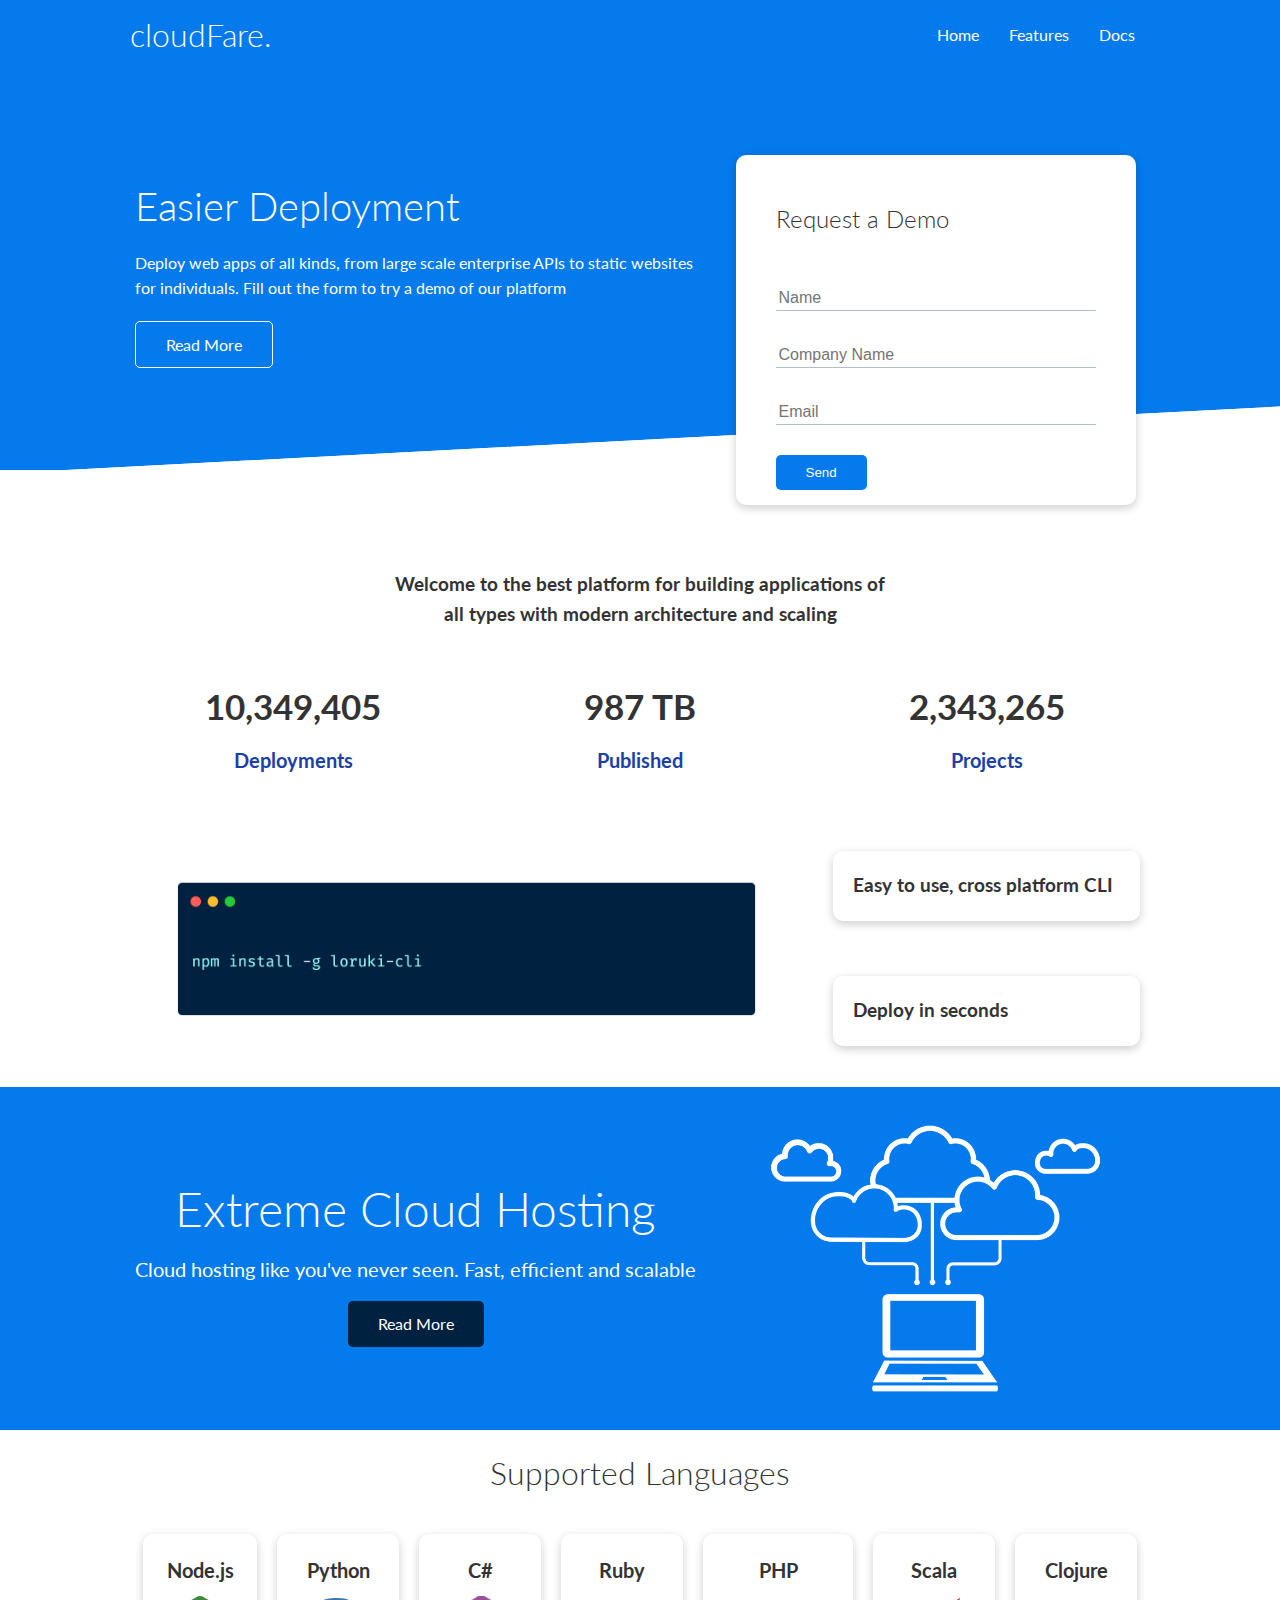
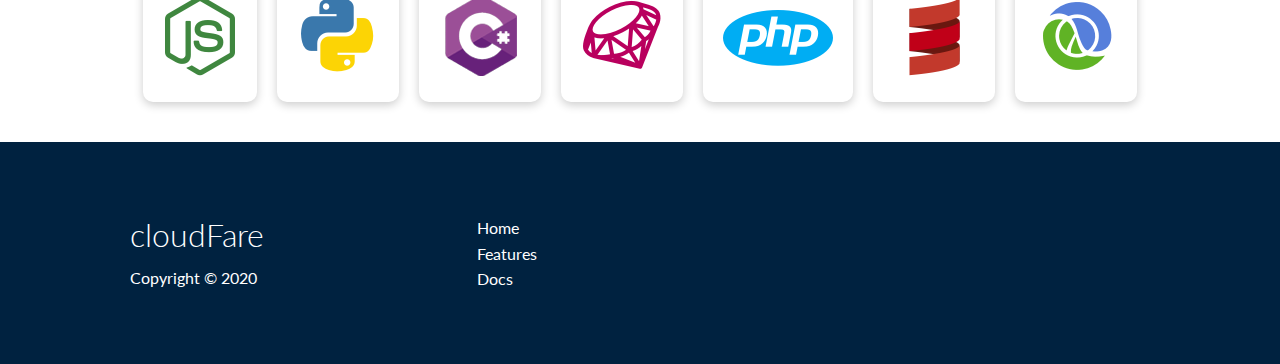
<file: index.html>
<!DOCTYPE html>
<html lang="en">
<head>
    <meta charset="UTF-8">
    <meta name="viewport" content="width=device-width, initial-scale=1.0">
    <link rel="stylesheet" href="https://cdnjs.cloudflare.com/ajax/libs/font-awesome/5.15.1/css/all.min.css" integrity="sha512-+4zCK9k+qNFUR5X+cKL9EIR+ZOhtIloNl9GIKS57V1MyNsYpYcUrUeQc9vNfzsWfV28IaLL3i96P9sdNyeRssA==" crossorigin="anonymous" />
    <link rel="stylesheet" href="css/utilities.css">
    <link rel="stylesheet" href="css/style.css">
    <title>cloudFare | Cloud Hosting For Everyone</title>
</head>
<body>
    <!-- Navbar -->
    <div class="navbar">
        <div class="container flex">
            <h1 class="logo">cloudFare.</h1>
            <nav>
                <ul>
                    <li><a href="index.html">Home</a></li>
                    <li><a href="features.html">Features</a></li>
                    <li><a href="docs.html">Docs</a></li>
                </ul>
            </nav>
        </div>
    </div>
    
    <!-- Showcase -->
    <section class="showcase">
        <div class="container grid">
            <div class="showcase-text">
                <h1>Easier Deployment</h1>
                <p>Deploy web apps of all kinds, from large scale enterprise APIs to static websites for individuals. Fill out the form to try a demo of our platform</p>
                <a href="features.html" class="btn btn-outline">Read More</a>
            </div>

            <div class="showcase-form card">
                <h2>Request a Demo</h2>
                 
                 <form name="contact" method="POST" netlify-honeypot="bot-field" data-netlify="true">
                    <input type="hidden" name="form-name" value="contact">
                    <p class="hidden">
                        <label>Don’t fill this out if you’re human: <input name="bot-field" /></label>
                      </p>
                    <div class="form-control">
                        <input type="text" name="name" placeholder="Name" required>
                    </div>
                    <div class="form-control">
                        <input type="text" name="company" placeholder="Company Name" required>
                    </div>
                    <div class="form-control">
                        <input type="email" name="email" placeholder="Email" required>
                    </div>
                    <input type="submit" value="Send" class="btn btn-primary">
                </form>
            </div>
        </div>
    </section>

    <!-- Stats -->
    <section class="stats">
        <div class="container">
            <h3 class="stats-heading text-center my-1">
                Welcome to the best platform for building applications of all types with modern architecture and scaling
            </h3>

            <div class="grid grid-3 text-center my-4">
                <div>
                    <i class="fas fa-server fa-3x"></i>
                    <h3>10,349,405</h3>
                    <p class="text-secondary">Deployments</p>
                </div>
                <div>
                    <i class="fas fa-upload fa-3x"></i>
                    <h3>987 TB</h3>
                    <p class="text-secondary">Published</p>
                </div>
                <div>
                    <i class="fas fa-project-diagram fa-3x"></i>
                    <h3>2,343,265</h3>
                    <p class="text-secondary">Projects</p>
                </div>
            </div>
        </div>
    </section>

    <!-- Cli -->
    <section class="cli">
        <div class="container grid">
            <img src="images/cli.png" alt="">
            <div class="card">
                <h3>Easy to use, cross platform CLI</h3>
            </div>
            <div class="card">
                <h3>Deploy in seconds</h3>
            </div>
        </div>
    </section>

    <!-- Cloud -->
    <section class="cloud bg-primary my-2 py-2">
        <div class="container grid">
            <div class="text-center">
                <h2 class="lg">Extreme Cloud Hosting</h2>
                <p class="lead my-1">Cloud hosting like you've never seen. Fast, efficient and scalable</p>
                <a href="features.html" class="btn btn-dark">Read More</a>
            </div>
            <img src="images/cloud.png" alt="">
        </div>
    </section>

    <!-- Languages -->
    <section class="languages">
        <h2 class="md text-center my-2">
            Supported Languages
        </h2>
        <div class="container flex">
            <div class="card">
                <h4>Node.js</h4>
                <img src="images/logos/node.png" alt="">
            </div>
            <div class="card">
                <h4>Python</h4>
                <img src="images/logos/python.png" alt="">
              </div>
              <div class="card">
                <h4>C#</h4>
                <img src="images/logos/csharp.png" alt="">
              </div>
              <div class="card">
                <h4>Ruby</h4>
                <img src="images/logos/ruby.png" alt="">
              </div>
              <div class="card">
                <h4>PHP</h4>
                <img src="images/logos/php.png" alt="">
              </div>
              <div class="card">
                <h4>Scala</h4>
                <img src="images/logos/scala.png" alt="">
              </div>
              <div class="card">
                <h4>Clojure</h4>
                <img src="images/logos/clojure.png" alt="">
              </div>
        </div>
    </section>

    <!-- Footer -->
    <footer class="footer bg-dark py-5">
        <div class="container grid grid-3">
            <div>
                <h1>cloudFare
                </h1>
                <p>Copyright &copy; 2020</p>
            </div>
            <nav>
                <ul>
                    <li><a href="index.html">Home</a></li>
                    <li><a href="features.html">Features</a></li>
                    <li><a href="docs.html">Docs</a></li>
                </ul>
            </nav>
            <div class="social">
                <a href="#"><i class="fab fa-github fa-2x"></i></a>
                <a href="#"><i class="fab fa-facebook fa-2x"></i></a>
                <a href="#"><i class="fab fa-instagram fa-2x"></i></a>
                <a href="#"><i class="fab fa-twitter fa-2x"></i></a>
            </div>
        </div>
    </footer>
</body>
</html>
</file>
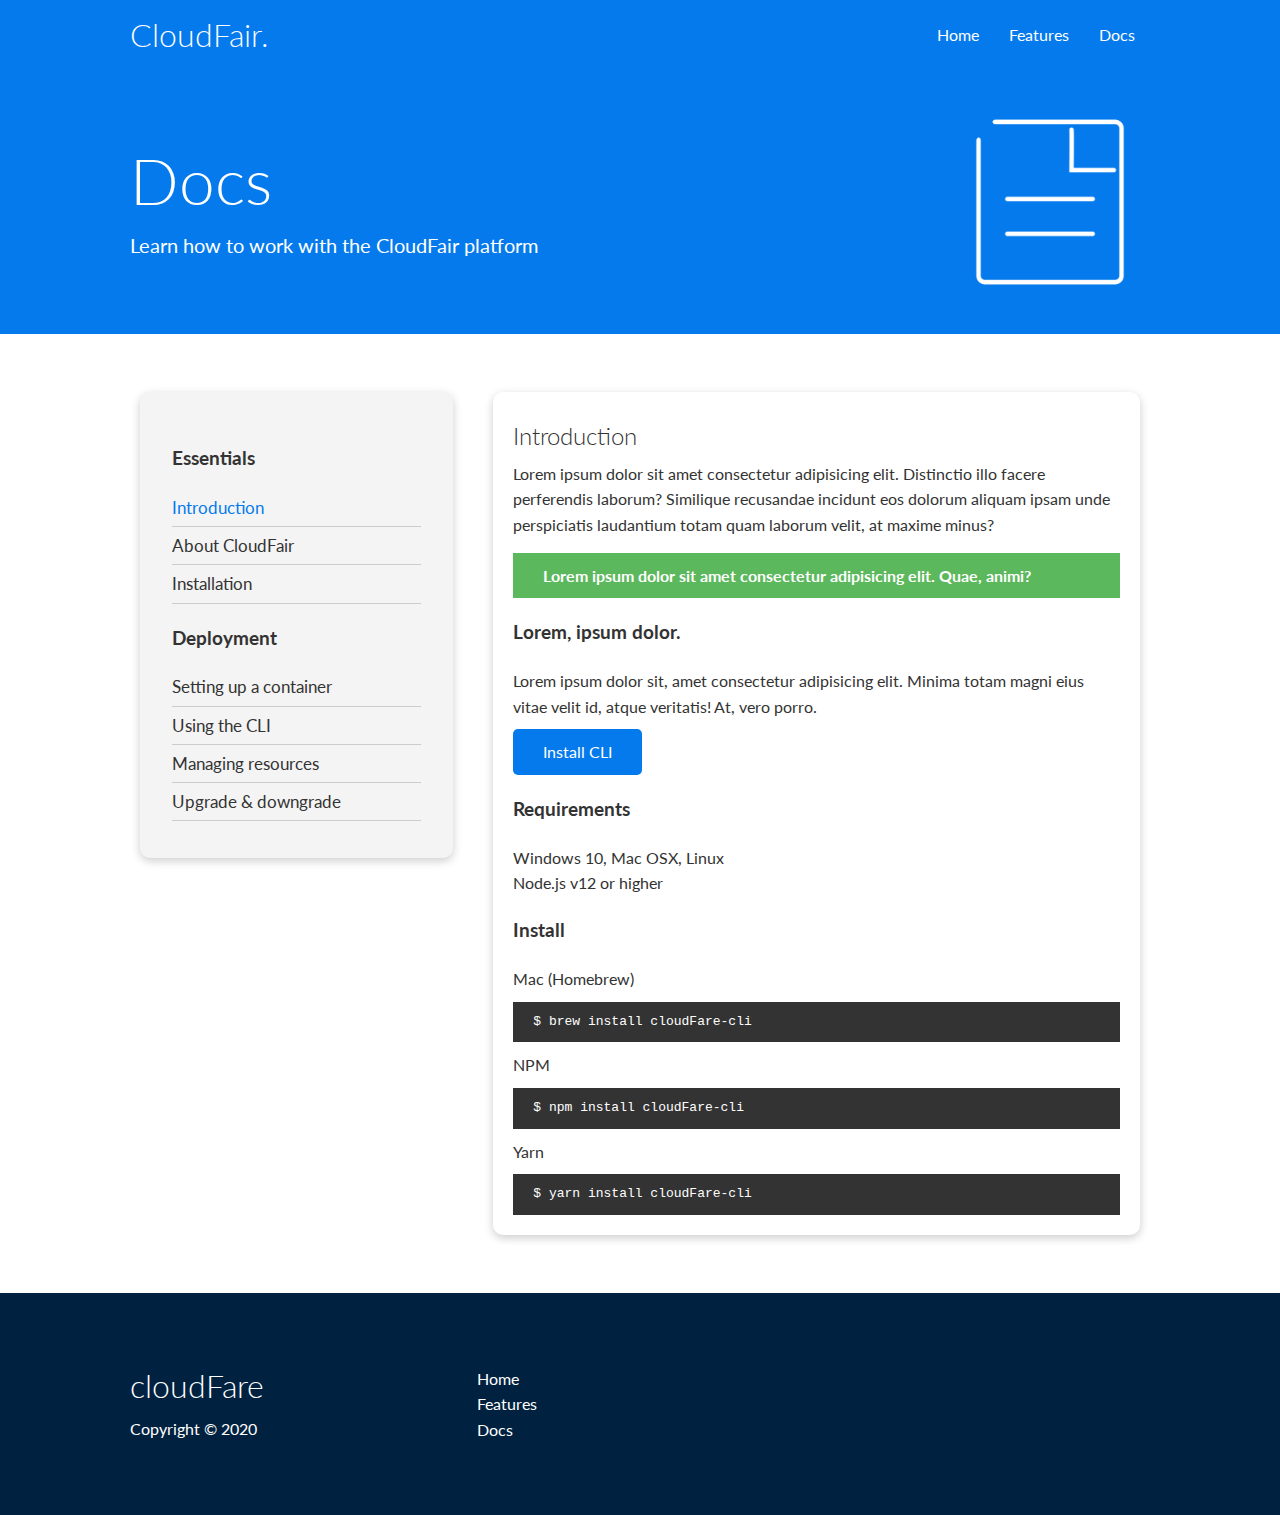
<file: docs.html>
<!DOCTYPE html>
<html lang="en">
<head>
    <meta charset="UTF-8">
    <meta name="viewport" content="width=device-width, initial-scale=1.0">
    <link rel="stylesheet" href="https://cdnjs.cloudflare.com/ajax/libs/font-awesome/5.15.1/css/all.min.css" integrity="sha512-+4zCK9k+qNFUR5X+cKL9EIR+ZOhtIloNl9GIKS57V1MyNsYpYcUrUeQc9vNfzsWfV28IaLL3i96P9sdNyeRssA==" crossorigin="anonymous" />
    <link rel="stylesheet" href="css/utilities.css">
    <link rel="stylesheet" href="css/style.css">
    <title>cloudFare | Cloud Hosting For Everyone</title>
</head>
<body>
    <!-- Navbar -->
    <div class="navbar">
        <div class="container flex">
            <h1 class="logo">CloudFair.</h1>
            <nav>
                <ul>
                    <li><a href="index.html">Home</a></li>
                    <li><a href="features.html">Features</a></li>
                    <li><a href="docs.html">Docs</a></li>
                </ul>
            </nav>
        </div>
    </div>

    <!-- Head -->
    <section class="docs-head bg-primary py-3">
        <div class="container grid">
            <div>
                <h1 class="xl">Docs</h1>
                <p class="lead">
                    Learn how to work with the CloudFair platform
                </p>
            </div>
            <img src="images/docs.png" alt="">
        </div>
    </section>

    <!-- Docs main -->
    <section class="docs-main my-4">
        <div class="container grid">
            <div class="card bg-light p-3">
                <h3 class="my-2">Essentials</h3>
                <nav>
                    <ul>
                        <li><a class="text-primary" href="#">Introduction</a></li>
                        <li><a href="#">About CloudFair</a></li>
                        <li><a href="#">Installation</a></li>
                    </ul>
                </nav>

                <h3 class="my-2">Deployment</h3>
                <nav>
                    <ul>
                        <li><a href="#">Setting up a container</a></li>
							<li><a href="#">Using the CLI</a></li>
							<li><a href="#">Managing resources</a></li>
							<li><a href="#">Upgrade & downgrade</a></li>
                    </ul>
                </nav>
            </div>
            <div class="card">
                <h2>Introduction</h2>
                <p>Lorem ipsum dolor sit amet consectetur adipisicing elit. Distinctio illo facere perferendis laborum? Similique recusandae incidunt eos dolorum aliquam ipsam unde perspiciatis laudantium totam quam laborum velit, at maxime minus?</p>

                <div class="alert alert-success">
                    <i class="fas fa-info"></i> Lorem ipsum dolor sit amet consectetur adipisicing elit. Quae, animi?
                </div>

                <h3>Lorem, ipsum dolor.</h3>
                <p>Lorem ipsum dolor sit, amet consectetur adipisicing elit. Minima totam magni eius vitae velit id, atque veritatis! At, vero porro.</p>
                <a href="#" class="btn btn-primary">Install CLI</a>

                <h3>Requirements</h3>
                <ul>
                    <li>Windows 10, Mac OSX, Linux</li>
                    <li>Node.js v12 or higher</li>
                </ul>

                <h3>Install</h3>
                <p>Mac (Homebrew)</p>
                <pre><code>$ brew install cloudFare-cli</code></pre>
                <p>NPM</p>
                <pre><code>$ npm install cloudFare-cli</code></pre>
                <p>Yarn</p>
                <pre><code>$ yarn install cloudFare-cli</code></pre>

            </div>
        </div>
    </section>
    
    <!-- Footer -->
    <footer class="footer bg-dark py-5">
        <div class="container grid grid-3">
            <div>
                <h1>cloudFare
                </h1>
                <p>Copyright &copy; 2020</p>
            </div>
            <nav>
                <ul>
                    <li><a href="index.html">Home</a></li>
                    <li><a href="features.html">Features</a></li>
                    <li><a href="docs.html">Docs</a></li>
                </ul>
            </nav>
            <div class="social">
                <a href="#"><i class="fab fa-github fa-2x"></i></a>
                <a href="#"><i class="fab fa-facebook fa-2x"></i></a>
                <a href="#"><i class="fab fa-instagram fa-2x"></i></a>
                <a href="#"><i class="fab fa-twitter fa-2x"></i></a>
            </div>
        </div>
    </footer>
</body>
</html>
</file>
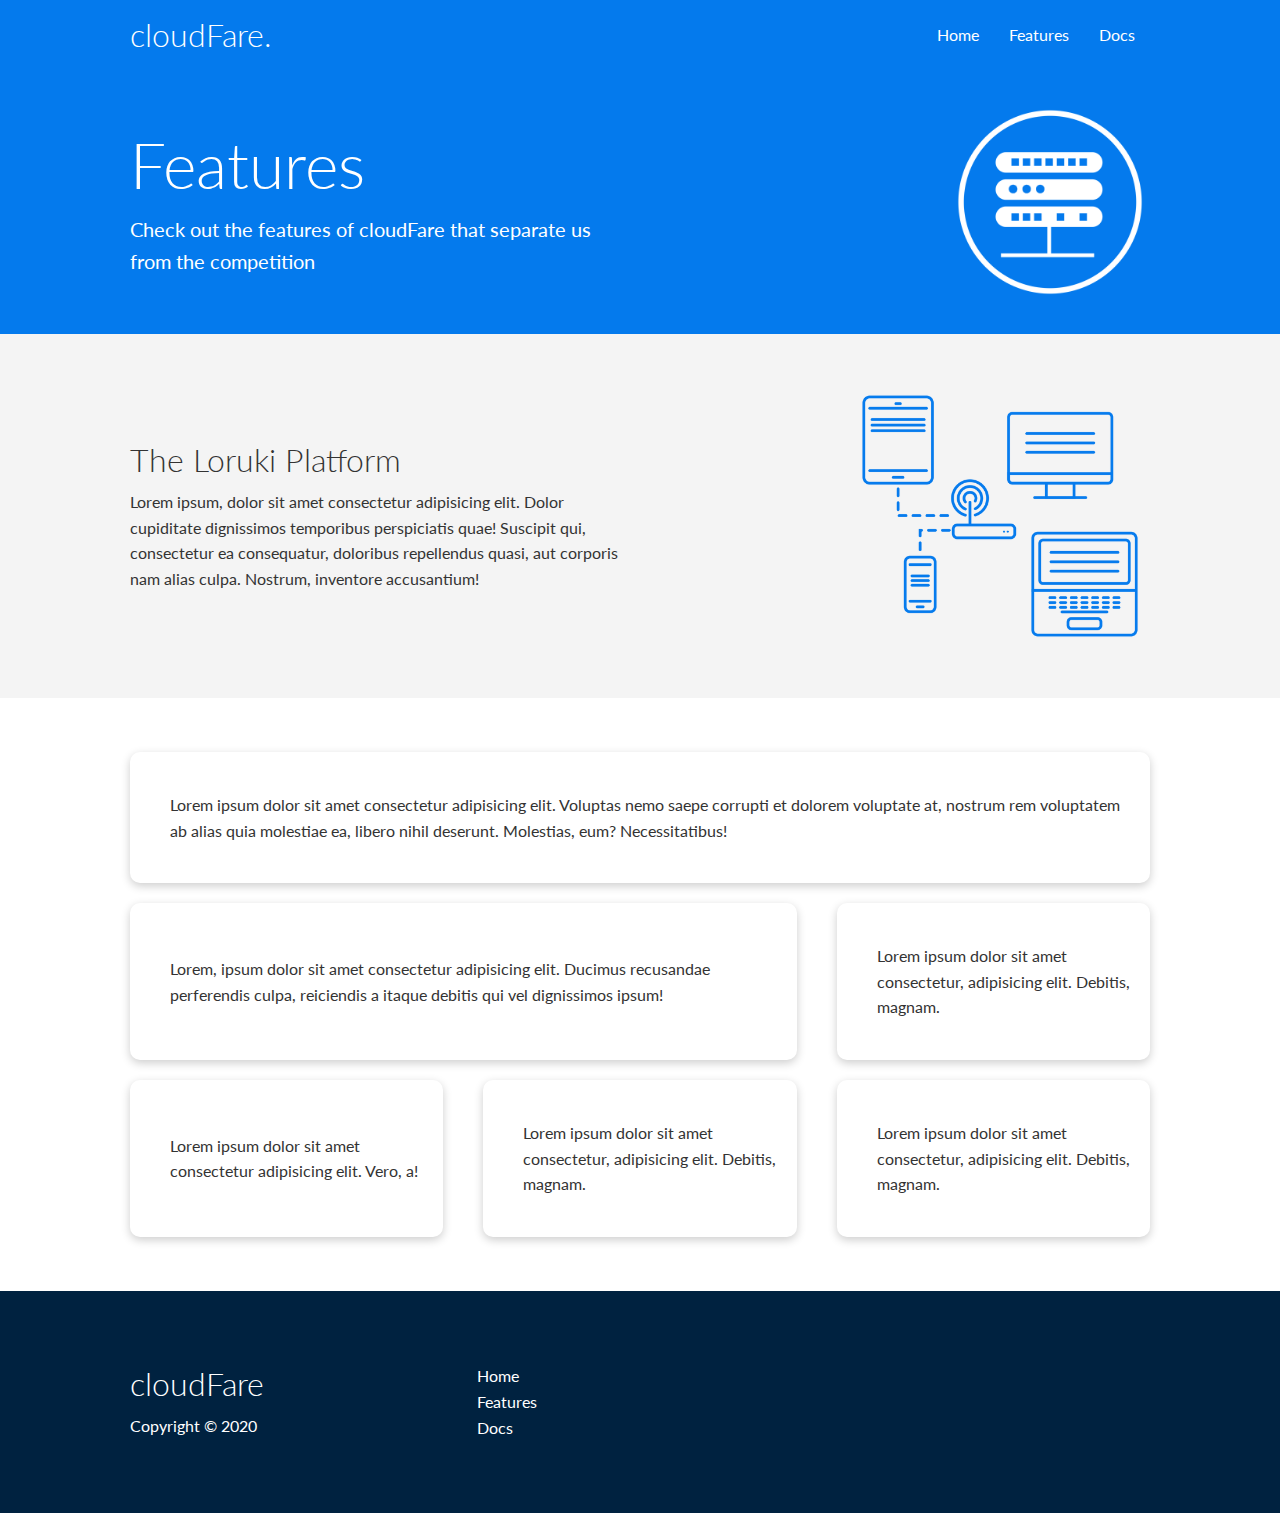
<file: features.html>
<!DOCTYPE html>
<html lang="en">
<head>
    <meta charset="UTF-8">
    <meta name="viewport" content="width=device-width, initial-scale=1.0">
    <link rel="stylesheet" href="https://cdnjs.cloudflare.com/ajax/libs/font-awesome/5.15.1/css/all.min.css" integrity="sha512-+4zCK9k+qNFUR5X+cKL9EIR+ZOhtIloNl9GIKS57V1MyNsYpYcUrUeQc9vNfzsWfV28IaLL3i96P9sdNyeRssA==" crossorigin="anonymous" />
    <link rel="stylesheet" href="css/utilities.css">
    <link rel="stylesheet" href="css/style.css">
    <title>cloudFare | Cloud Hosting For Everyone</title>
</head>
<body>
    <!-- Navbar -->
    <div class="navbar">
        <div class="container flex">
            <h1 class="logo">cloudFare.</h1>
            <nav>
                <ul>
                    <li><a href="index.html">Home</a></li>
                    <li><a href="features.html">Features</a></li>
                    <li><a href="docs.html">Docs</a></li>
                </ul>
            </nav>
        </div>
    </div>

    <!-- Head -->
    <section class="features-head bg-primary py-3">
        <div class="container grid">
            <div>
                <h1 class="xl">Features</h1>
                <p class="lead">
                    Check out the features of cloudFare that separate us from the
						competition
                </p>
            </div>
            <img src="images/server.png" alt="">
        </div>
    </section>

    <!-- Sub head -->
    <section class="features-sub-head bg-light py-3">
        <div class="container grid">
            <div>
                <h1 class="md">The Loruki Platform</h1>
                <p>
                    Lorem ipsum, dolor sit amet consectetur adipisicing elit. Dolor cupiditate dignissimos temporibus perspiciatis quae! Suscipit qui, consectetur ea consequatur, doloribus repellendus quasi, aut corporis nam alias culpa. Nostrum, inventore accusantium!
                </p>
            </div>
            <img src="images/server2.png" alt="">
        </div>
    </section>

    <section class="features-main my-2">
        <div class="container grid grid-3">
            <div class="card flex">
                <i class="fas fa-server fa-3x"></i>
                <p>Lorem ipsum dolor sit amet consectetur adipisicing elit. Voluptas nemo saepe corrupti et dolorem voluptate at, nostrum rem voluptatem ab alias quia molestiae ea, libero nihil deserunt. Molestias, eum? Necessitatibus!</p>
            </div>
            <div class="card flex">
                <i class="fas fa-network-wired fa-3x"></i>
                <p>
                    Lorem, ipsum dolor sit amet consectetur adipisicing elit. Ducimus
                    recusandae perferendis culpa, reiciendis a itaque debitis qui vel
                    dignissimos ipsum!
                </p>
            </div>
            <div class="card flex">
                <i class="fas fa-laptop-code fa-3x"></i>
                <p>
                    Lorem ipsum dolor sit amet consectetur, adipisicing elit. Debitis,
                    magnam.
                </p>
            </div>
            <div class="card flex">
                <i class="fas fa-database fa-3x"></i>
                <p>
                    Lorem ipsum dolor sit amet consectetur adipisicing elit. Vero, a!
                </p>
            </div>
            <div class="card flex">
                <i class="fas fa-power-off fa-3x"></i>
                <p>
                    Lorem ipsum dolor sit amet consectetur, adipisicing elit. Debitis,
                    magnam.
                </p>
            </div>
            <div class="card flex">
                <i class="fas fa-upload fa-3x"></i>
                <p>
                    Lorem ipsum dolor sit amet consectetur, adipisicing elit. Debitis,
                    magnam.
                </p>
            </div>
        </div>
    </section>

    <!-- Footer -->
    <footer class="footer bg-dark py-5">
        <div class="container grid grid-3">
            <div>
                <h1>cloudFare
                </h1>
                <p>Copyright &copy; 2020</p>
            </div>
            <nav>
                <ul>
                    <li><a href="index.html">Home</a></li>
                    <li><a href="features.html">Features</a></li>
                    <li><a href="docs.html">Docs</a></li>
                </ul>
            </nav>
            <div class="social">
                <a href="#"><i class="fab fa-github fa-2x"></i></a>
                <a href="#"><i class="fab fa-facebook fa-2x"></i></a>
                <a href="#"><i class="fab fa-instagram fa-2x"></i></a>
                <a href="#"><i class="fab fa-twitter fa-2x"></i></a>
            </div>
        </div>
    </footer>
</body>
</html>
</file>
<file: css/utilities.css>
.container {
  max-width: 1100px;
  margin: 0 auto;
  overflow: auto;
  padding: 0 40px;
}

.card {
  background-color: #fff;
  color: #333;
  border-radius: 10px;
  box-shadow: 0 3px 10px rgba(0, 0, 0, 0.2);
  padding: 20px;
  margin: 10px;
}

.btn {
  display: inline-block;
  padding: 10px 30px;
  cursor: pointer;
  background: var(--primary-color);
  color: #fff;
  border: none;
  border-radius: 5px;
}

.btn-outline {
  background-color: transparent;
  border: 1px #fff solid;
}

.btn:hover {
  transform: scale(0.98);
}

/* Backgrounds & colored buttons */
.bg-primary,
.btn-primary {
  background-color: var(--primary-color);
  color: #fff;
}

.bg-secondary,
.btn-secondary {
  background-color: var(--secondary-color);
  color: #fff;
}

.bg-dark,
.btn-dark {
  background-color: var(--dark-color);
  color: #fff;
}

.bg-light,
.btn-light {
  background-color: var(--light-color);
  color: #333;
}

.bg-primary a,
.btn-primary a,
.bg-secondary a,
.btn-secondary a,
.bg-dark a,
.btn-dark a {
  color: #fff;
}

/* Text colors */
.text-primary {
  color: var(--primary-color);
}

.text-secondary {
  color: var(--secondary-color);
}

.text-dark {
  color: var(--dark-color);
}

.text-light {
  color: var(--light-color);
}

/* Text sizes */
.lead {
  font-size: 20px;
}

.sm {
  font-size: 1rem;
}

.md {
  font-size: 2rem;
}

.lg {
  font-size: 3rem;
}

.xl {
  font-size: 4rem;
}

.text-center {
  text-align: center;
}

/* Alert */
.alert {
  background-color: var(--light-color);
  padding: 10px 20px;
  font-weight: bold;
  margin: 15px 0;
}

.alert i {
  margin-right: 10px;
}

.alert-success {
  background-color: var(--success-color);
  color: #fff;
}

.alert-error {
  background-color: var(--error-color);
  color: #fff;
}

.flex {
  display: flex;
  justify-content: center;
  align-items: center;
  height: 100%;
}

.grid {
  display: grid;
  grid-template-columns: repeat(2, 1fr);
  gap: 20px;
  justify-content: center;
  align-items: center;
  height: 100%;
}

.grid-3 {
  grid-template-columns: repeat(3, 1fr);
}

/* Margin */
.my-1 {
  margin: 1rem 0;
}

.my-2 {
  margin: 1.5rem 0;
}

.my-3 {
  margin: 2rem 0;
}

.my-4 {
  margin: 3rem 0;
}

.my-5 {
  margin: 4rem 0;
}

.m-1 {
  margin: 1rem;
}

.m-2 {
  margin: 1.5rem;
}

.m-3 {
  margin: 2rem;
}

.m-4 {
  margin: 3rem;
}

.m-5 {
  margin: 4rem;
}

/* Padding */
.py-1 {
  padding: 1rem 0;
}

.py-2 {
  padding: 1.5rem 0;
}

.py-3 {
  padding: 2rem 0;
}

.py-4 {
  padding: 3rem 0;
}

.py-5 {
  padding: 4rem 0;
}

.p-1 {
  padding: 1rem;
}

.p-2 {
  padding: 1.5rem;
}

.p-3 {
  padding: 2rem;
}

.p-4 {
  padding: 3rem;
}

.p-5 {
  padding: 4rem;
}
</file>
<file: css/style.css>
@import url("https://fonts.googleapis.com/css2?family=Lato:wght@300&display=swap");

:root {
  --primary-color: #047aed;
  --secondary-color: #1c3fa8;
  --dark-color: #002240;
  --light-color: #f4f4f4;
  --success-color: #5cb85c;
  --error-color: #d9534f;
}

* {
  box-sizing: border-box;
  padding: 0;
  margin: 0;
}

body {
  font-family: "Lato", sans-serif;
  color: #333;
  line-height: 1.6;
}

ul {
  list-style-type: none;
}

a {
  text-decoration: none;
  color: #333;
}

h1,
h2 {
  font-weight: 300;
  line-height: 1.2;
  margin: 10px 0;
}

p {
  margin: 10px 0;
}

img {
  width: 100%;
}

code,
pre {
  background: #333;
  color: #fff;
  padding: 10px;
}

.hidden {
  visibility: hidden;
  height: 0;
}

/* Navbar */
.navbar {
  background-color: var(--primary-color);
  color: #fff;
  height: 70px;
}

.navbar ul {
  display: flex;
}

.navbar a {
  color: #fff;
  padding: 10px;
  margin: 0 5px;
}

.navbar a:hover {
  border-bottom: 2px #fff solid;
}

.navbar .flex {
  justify-content: space-between;
}

/* Showcase */
.showcase {
  height: 400px;
  background-color: var(--primary-color);
  color: #fff;
  position: relative;
}

.showcase h1 {
  font-size: 40px;
}

.showcase p {
  margin: 20px 0;
}

.showcase .grid {
  overflow: visible;
  grid-template-columns: 55% auto;
  gap: 30px;
}

.showcase-text {
  animation: slideInFromLeft 1s ease-in;
}

.showcase-form {
  position: relative;
  top: 60px;
  height: 350px;
  width: 400px;
  padding: 40px;
  z-index: 100;
  justify-self: flex-end;
  animation: slideInFromRight 1s ease-in;
}

.showcase-form .form-control {
  margin: 30px 0;
}

.showcase-form input[type="text"],
.showcase-form input[type="email"] {
  border: 0;
  border-bottom: 1px solid #b4becb;
  width: 100%;
  padding: 3px;
  font-size: 16px;
}

.showcase-form input:focus {
  outline: none;
}

.showcase::before,
.showcase::after {
  content: "";
  position: absolute;
  height: 100px;
  bottom: -70px;
  right: 0;
  left: 0;
  background: #fff;
  transform: skewY(-3deg);
  -webkit-transform: skewY(-3deg);
  -moz-transform: skewY(-3deg);
  -ms-transform: skewY(-3deg);
}

/* Stats */
.stats {
  padding-top: 100px;
  animation: slideInFromBottom 1s ease-in;
}

.stats-heading {
  max-width: 500px;
  margin: auto;
}

.stats .grid h3 {
  font-size: 35px;
}

.stats .grid p {
  font-size: 20px;
  font-weight: bold;
}

/* Cli */
.cli .grid {
  grid-template-columns: repeat(3, 1fr);
  grid-template-rows: repeat(2, 1fr);
}

.cli .grid > *:first-child {
  grid-column: 1 / span 2;
  grid-row: 1 / span 2;
}

/* Cloud */
.cloud .grid {
  grid-template-columns: 4fr 3fr;
}

/* Languages */

.languages .flex {
  flex-wrap: wrap;
}

.languages .card {
  text-align: center;
  margin: 18px 10px 40px;
  transition: transform 0.2s ease-in;
}

.languages .card h4 {
  font-size: 20px;
  margin-bottom: 10px;
}

.languages .card:hover {
  transform: translateY(-15px);
}

/* Features */
.features-head img,
.docs-head img {
  width: 200px;
  justify-self: flex-end;
}

.features-sub-head img {
  width: 300px;
  justify-self: flex-end;
}

.features-main .card > i {
  margin-right: 20px;
}

.features-main .grid {
  padding: 30px;
}

.features-main .grid > *:first-child {
  grid-column: 1 / span 3;
}

.features-main .grid > *:nth-child(2) {
  grid-column: 1 / span 2;
}

/* Docs */
.docs-main h3 {
  margin: 20px 0;
}

.docs-main .grid {
  grid-template-columns: 1fr 2fr;
  align-items: flex-start;
}

.docs-main nav li {
  font-size: 17px;
  padding-bottom: 5px;
  margin-bottom: 5px;
  border-bottom: 1px #ccc solid;
}

.docs-main a:hover {
  font-weight: bold;
}

/* Footer */
.footer .social a {
  margin: 0 10px;
}

/* Animations */
@keyframes slideInFromLeft {
  0% {
    transform: translateX(-100%);
  }

  100% {
    transform: translateX(0);
  }
}

@keyframes slideInFromRight {
  0% {
    transform: translateX(100%);
  }

  100% {
    transform: translateX(0);
  }
}

@keyframes slideInFromTop {
  0% {
    transform: translateY(-100%);
  }

  100% {
    transform: translateY(0);
  }
}

@keyframes slideInFromBottom {
  0% {
    transform: translateY(100%);
  }

  100% {
    transform: translateX(0);
  }
}

/* Tablets and under */
@media (max-width: 768px) {
  .grid,
  .showcase .grid,
  .stats .grid,
  .cli .grid,
  .cloud .grid,
  .features-main .grid,
  .docs-main .grid {
    grid-template-columns: 1fr;
    grid-template-rows: 1fr;
  }

  .showcase {
    height: auto;
  }

  .showcase-text {
    text-align: center;
    margin-top: 40px;
    animation: slideInFromTop 1s ease-in;
  }

  .showcase-form {
    justify-self: center;
    margin: auto;
    animation: slideInFromBottom 1s ease-in;
  }

  .cli .grid > *:first-child {
    grid-column: 1;
    grid-row: 1;
  }

  .features-head,
  .features-sub-head,
  .docs-head {
    text-align: center;
  }

  .features-head img,
  .features-sub-head img,
  .docs-head img {
    justify-self: center;
  }

  .features-main .grid > *:first-child,
  .features-main .grid > *:nth-child(2) {
    grid-column: 1;
  }
}

/* Mobile */
@media (max-width: 500px) {
  .navbar {
    height: 110px;
  }

  .navbar .flex {
    flex-direction: column;
  }

  .navbar ul {
    padding: 10px;
    background-color: rgba(0, 0, 0, 0.1);
  }

  .showcase-form {
    width: 300px;
  }
}
</file>
